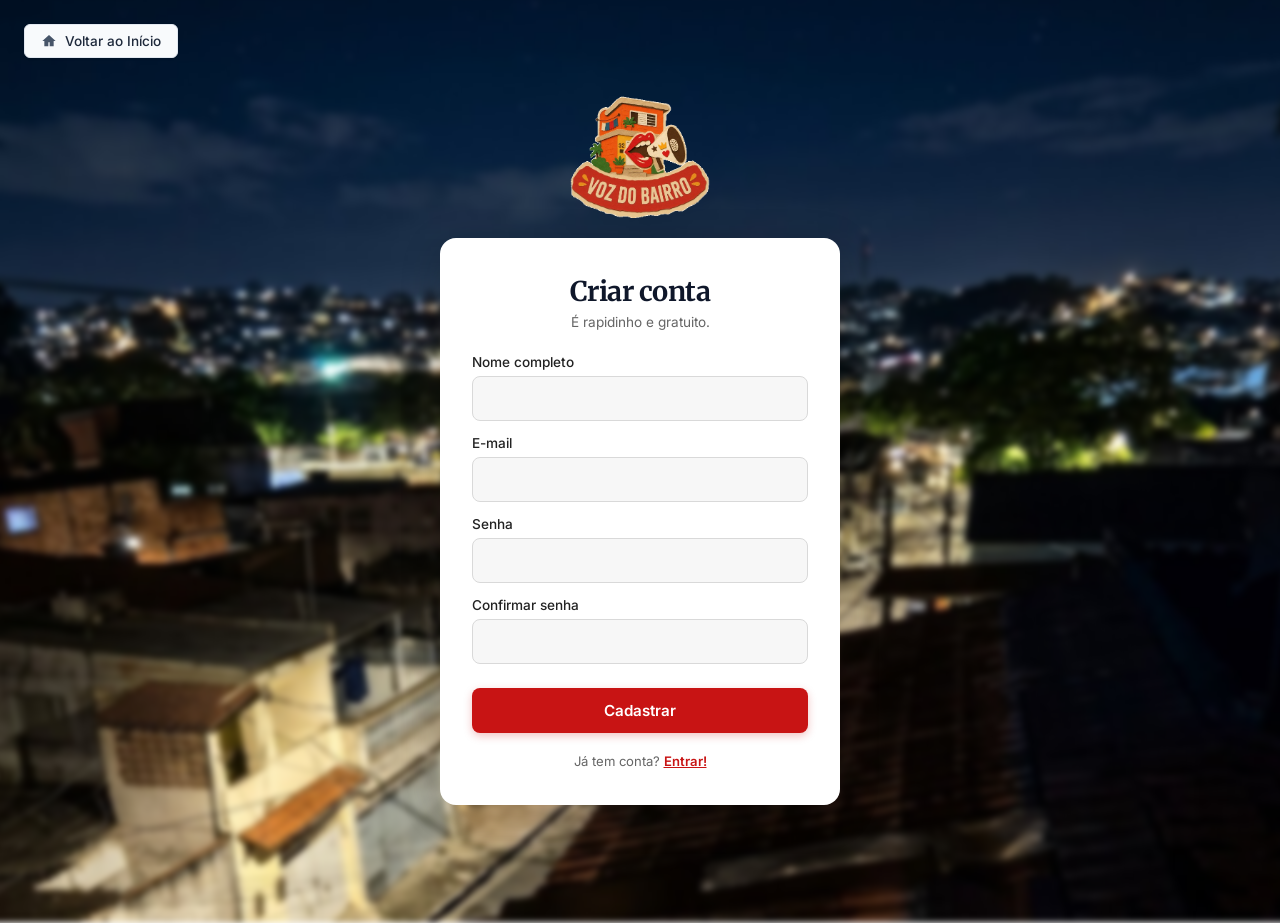
<file: html/Cadastro.html>
<!DOCTYPE html>
<html lang="pt-BR">
<head>
  <meta charset="UTF-8">
  <meta name="viewport" content="width=device-width, initial-scale=1.0">
  <meta name="view-transition" content="same-origin">
  <title>Criar Conta - Voz do Bairro</title>
  <link rel="icon" type="image/x-icon" href="../img/logo.png"/>

  <link rel="preconnect" href="https://fonts.googleapis.com">
  <link rel="preconnect" href="https://fonts.gstatic.com" crossorigin>
  <!-- Adicionada a fonte Merriweather e removida a UnifrakturMaguntia -->
  <link href="https://fonts.googleapis.com/css2?family=Inter:wght@400;500;600&family=Merriweather:wght@700;900&display=swap" rel="stylesheet">
  <link rel="stylesheet" href="../styles/Cadastro.css?v=4">
</head>
<body>
  <!-- Botão de Voltar ao Início -->
  <a href="../index.html" class="btn-voltar" title="Voltar ao início">
    <svg xmlns="http://www.w3.org/2000/svg" width="16" height="16" viewBox="0 0 24 24" fill="currentColor" stroke="none">
      <path d="M12 3L2 12h3v8h6v-6h2v6h6v-8h3L12 3z"/>
    </svg>
    Voltar ao Início
  </a>

  <main class="container">
    <!-- Área da Logo com Animação -->
    <div class="logo-area">
      <img src="../img/logo.png?v=3" alt="Logo Voz do Bairro" class="logo">
    </div>

    <section class="card">
      <h1 class="titulo">Criar conta</h1>
      <p class="subtitulo">É rapidinho e gratuito.</p>

      <form class="formulario" action="#" method="POST">
        <div class="campo">
          <label for="nome">Nome completo</label>
          <input type="text" id="nome" name="nome" required>
        </div>

        <div class="campo">
          <label for="email">E-mail</label>
          <input type="email" id="email" name="email" required>
        </div>

        <div class="campo">
          <label for="senha">Senha</label>
          <input type="password" id="senha" name="senha" required>
        </div>

        <div class="campo">
          <label for="confirmar-senha">Confirmar senha</label>
          <input type="password" id="confirmar-senha" name="confirmar-senha" required>
        </div>

        <button type="submit" class="btn-principal">Cadastrar</button>
      </form>

      <p class="rodape-link">
        Já tem conta? <a href="Login.html">Entrar!</a>
      </p>
    </section>
  </main>
</body>
</html>
</file>
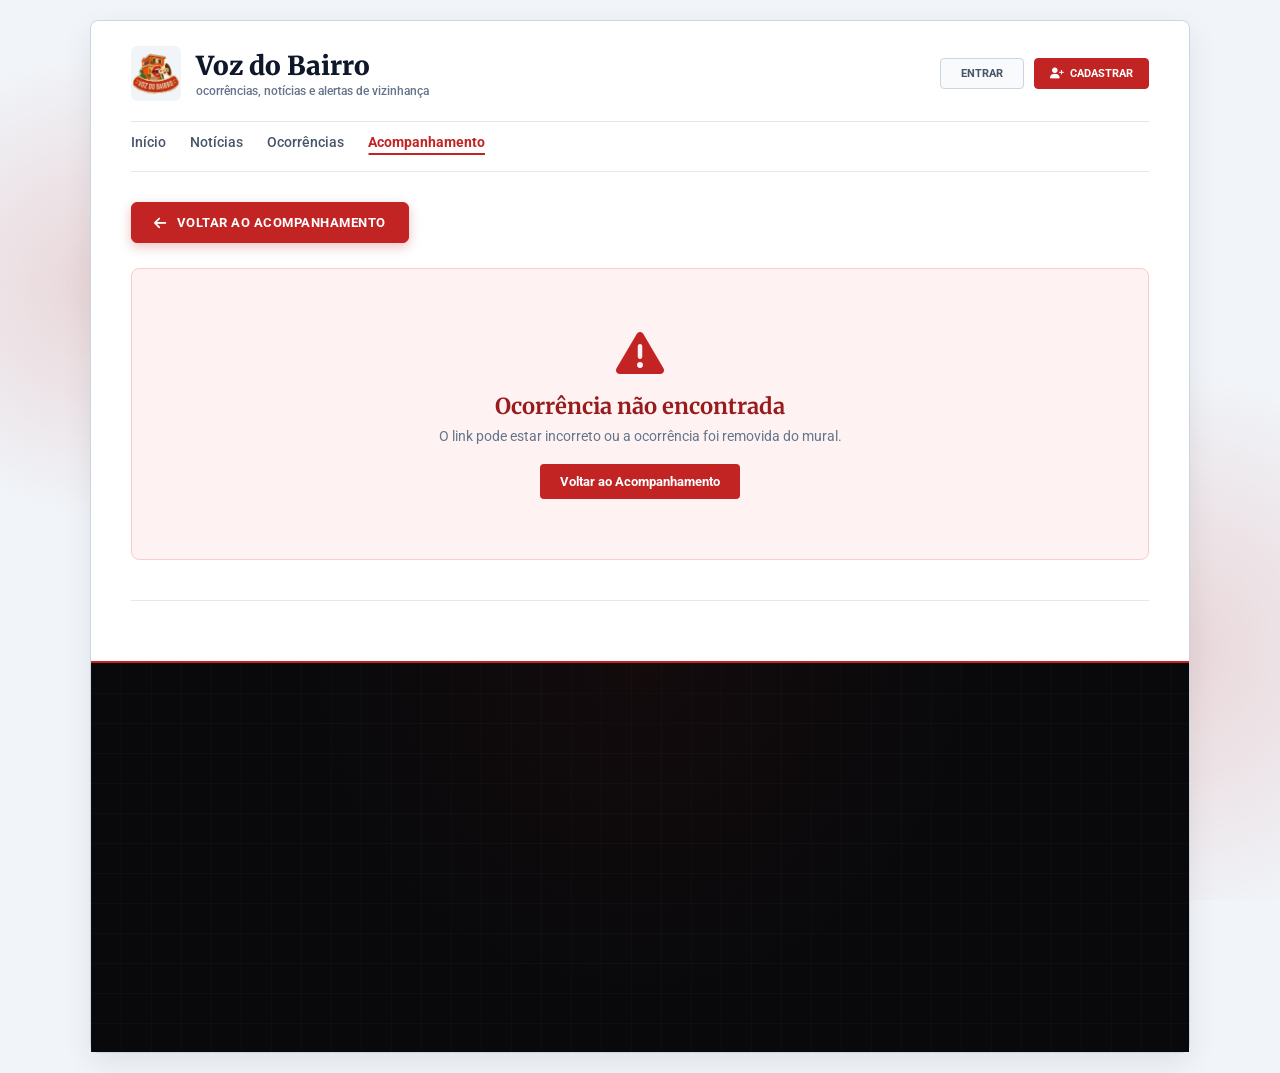
<file: html/detalhe-acompanhamento.html>
<!DOCTYPE html>
<html lang="pt-br">
<head>
    <meta charset="UTF-8">
    <meta name="viewport" content="width=device-width, initial-scale=1.0">
    <title>Voz do Bairro — Detalhe do Acompanhamento</title>

    <link rel="preconnect" href="https://fonts.googleapis.com">
    <link rel="preconnect" href="https://fonts.gstatic.com" crossorigin>
    <link href="https://fonts.googleapis.com/css2?family=Merriweather:wght@400;700;900&family=Roboto:wght@400;500;700&display=swap" rel="stylesheet">

    <link rel="stylesheet" href="https://cdnjs.cloudflare.com/ajax/libs/font-awesome/6.4.0/css/all.min.css">

    <script>document.documentElement.classList.add('js');</script>
    <link rel="stylesheet" href="../styles/DetalheAcompanhamento.css?v=2">
</head>
<body>

    <div class="blobs-decor" aria-hidden="true">
        <div class="blob blob-1"></div>
        <div class="blob blob-2"></div>
        <div class="blob blob-3"></div>
    </div>

    <div class="scroll-progresso" id="scroll-progresso"></div>

    <div class="janela-sistema">

        <!-- ===================== HEADER ===================== -->
        <header class="topo">
            <div class="logo-container">
                <div class="brasao" title="Voz do Bairro">
                    <img src="../img/logo.png" alt="Brasão Voz do Bairro" onerror="this.style.display='none'">
                </div>
                <div class="logo-texto">
                    <h1>Voz do Bairro</h1>
                    <p>ocorrências, notícias e alertas de vizinhança</p>
                </div>
            </div>

            <div class="botoes-topo">
                <a href="../html/login.html" class="btn-entrar">ENTRAR</a>
                <!-- BOTÃO CADASTRAR ATUALIZADO -->
                <a href="../html/nova-ocorrencia.html" class="btn-registrar-topo pulse-btn">
                    <i class="fa-solid fa-user-plus" style="margin-right: 6px;"></i> CADASTRAR
                </a>
            </div>
        </header>

        <div class="linha-preta"></div>

        <!-- ===================== MENU ===================== -->
        <nav class="menu">
            <ul>
                <li><a href="../index.html" class="menu-link"><span class="text-front">Início</span><span class="text-back">Início</span></a></li>
                <li><a href="../html/noticias.html" class="menu-link"><span class="text-front">Notícias</span><span class="text-back">Notícias</span></a></li>
                <li><a href="../html/ocorrencias.html" class="menu-link"><span class="text-front">Ocorrências</span><span class="text-back">Ocorrências</span></a></li>
                <li><a href="../html/acompanhamento.html" class="menu-link active"><span class="text-front">Acompanhamento</span><span class="text-back">Acompanhamento</span></a></li>
            </ul>
        </nav>

        <div class="linha-preta"></div>

        <!-- ===================== CONTEÚDO ===================== -->
        <main class="conteudo-principal" style="margin-top: 30px;">

            <!-- BOTÃO VOLTAR -->
            <a href="./acompanhamento.html" class="btn-voltar">
                <i class="fa-solid fa-arrow-left"></i>
                <span>Voltar ao Acompanhamento</span>
            </a>

            <div id="conteudo-detalhe">
                <p class="carregando">Carregando detalhe...</p>
            </div>

            <div class="linha-preta" style="margin-top: 40px;"></div>

            <!-- ===================== RODAPÉ ===================== -->
            <footer class="rodape-escuro">
                <div class="rodape-conteudo">
                    <div class="rodape-coluna rodape-logo anim-entrada delay-1">
                        <a href="../index.html">
                            <img src="../img/logo.png" alt="Logo Voz do Bairro" onerror="this.style.display='none'">
                        </a>
                        <p>O mural de notícias e ocorrências do seu bairro. Conectando vizinhos, transformando realidades.</p>
                    </div>

                    <div class="rodape-coluna rodape-nav anim-entrada delay-2">
                        <h3>Navegação</h3>
                        <ul>
                            <li><a href="../html/ocorrencias.html">Mural de Ocorrências</a></li>
                            <li><a href="../html/noticias.html">Notícias Locais</a></li>
                            <li><a href="../html/acompanhamento.html">Acompanhamento</a></li>
                            <li><a href="../index.html#sobre">Sobre Nós</a></li>
                        </ul>
                    </div>

                    <div class="rodape-coluna rodape-contato anim-entrada delay-3">
                        <h3>Fale Conosco</h3>
                        <ul>
                            <li class="item-contato">
                                <div class="icone-wrapper">
                                    <svg width="18" height="18" viewBox="0 0 24 24" fill="none" stroke="currentColor" stroke-width="2" stroke-linecap="round" stroke-linejoin="round"><path d="M4 4h16c1.1 0 2 .9 2 2v12c0 1.1-.9 2-2 2H4c-1.1 0-2-.9-2-2V6c0-1.1.9-2 2-2z"></path><polyline points="22,6 12,13 2,6"></polyline></svg>
                                </div>
                                <a href="mailto:contato@vozdobairro.com">contato@vozdobairro.com</a>
                            </li>
                            <li class="item-contato">
                                <div class="icone-wrapper">
                                    <svg width="18" height="18" viewBox="0 0 24 24" fill="none" stroke="currentColor" stroke-width="2" stroke-linecap="round" stroke-linejoin="round"><rect x="2" y="2" width="20" height="20" rx="5" ry="5"></rect><path d="M16 11.37A4 4 0 1 1 12.63 8 4 4 0 0 1 16 11.37z"></path><line x1="17.5" y1="6.5" x2="17.51" y2="6.5"></line></svg>
                                </div>
                                <a href="https://instagram.com" target="_blank">@vozdobairro</a>
                            </li>
                        </ul>
                    </div>
                </div>

                <div class="rodape-base anim-entrada delay-4">
                    <div class="rodape-base-linha"></div>
                    <div class="rodape-base-texto">
                        <p>&copy; 2026 Voz do Bairro. Todos os direitos reservados.</p>
                        <p>Desenvolvido com ❤️ por <strong>Marco Aurélio &amp; Ryan</strong></p>
                    </div>
                </div>
            </footer>
        </main>
    </div>

    <script src="../js/noticias-data.js"></script>
    <script src="../js/DetalheAcompanhamento.js?v=2"></script>
</body>
</html>
</file>
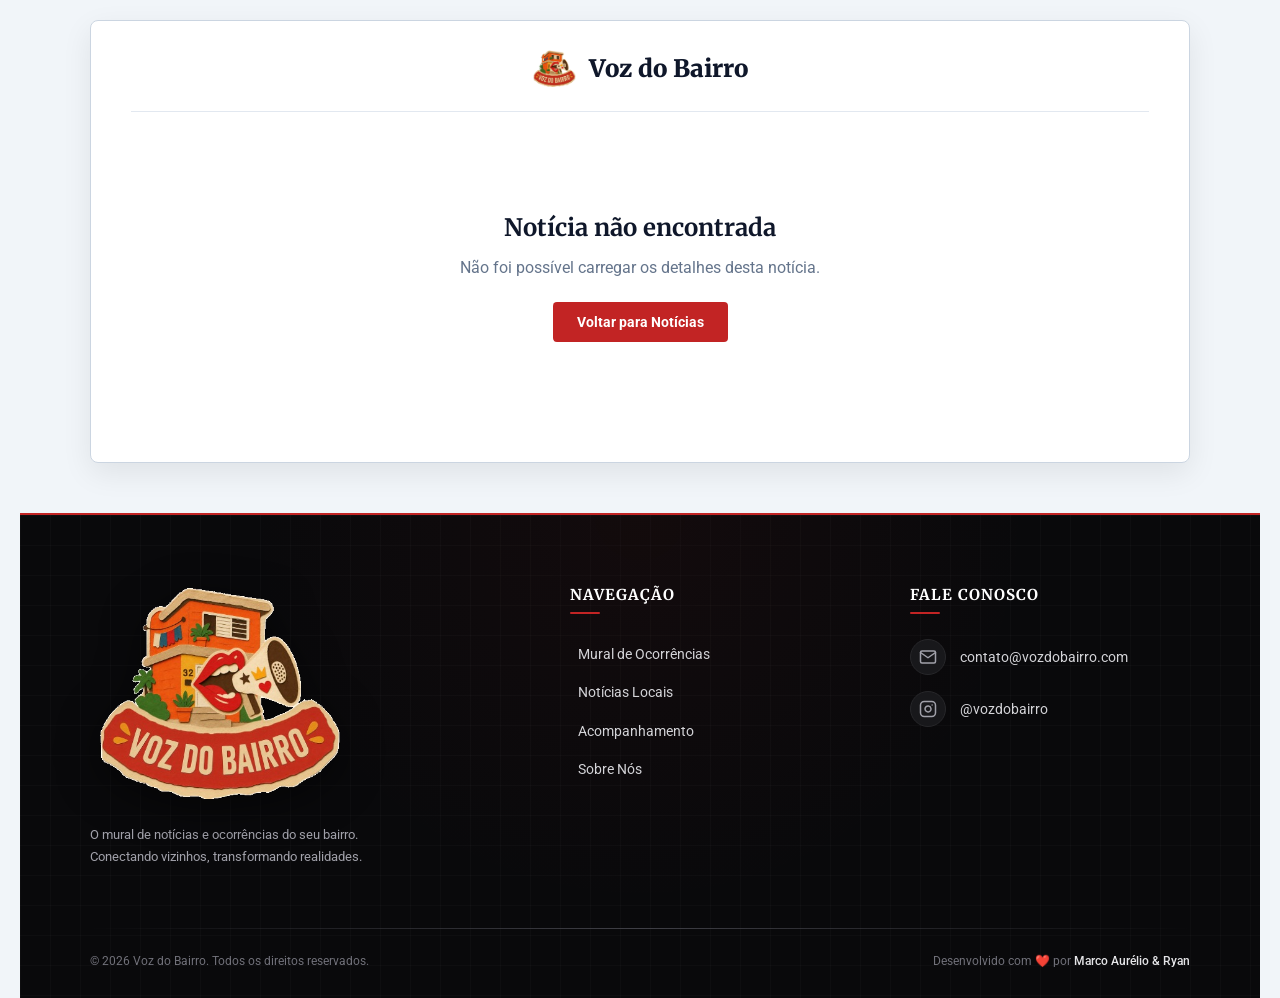
<file: html/detalhes-noticia.html>
<!DOCTYPE html>
<html lang="pt-br">
<head>
    <meta charset="UTF-8">
    <meta name="viewport" content="width=device-width, initial-scale=1.0">
    <title>Detalhes da Notícia — Voz do Bairro</title>

    <link rel="preconnect" href="https://fonts.googleapis.com">
    <link rel="preconnect" href="https://fonts.gstatic.com" crossorigin>
    <link href="https://fonts.googleapis.com/css2?family=Merriweather:wght@400;700;900&family=Roboto:wght@400;500;700&display=swap" rel="stylesheet">

    <link rel="stylesheet" href="https://cdnjs.cloudflare.com/ajax/libs/font-awesome/6.4.0/css/all.min.css">

    <link rel="stylesheet" href="../styles/Detalhes.css?v=9">
</head>
<body>

    <div class="janela-sistema anim-fade-up">

        <!-- Cabeçalho (Sem o botão de voltar) -->
        <header class="topo">
            <div class="logo-central">
                <img src="../img/logo.png" alt="Logo" onerror="this.style.display='none'">
                <h1>Voz do Bairro</h1>
            </div>
        </header>

        <main class="conteudo-detalhe" id="conteudo-detalhe">
            <!-- Injetado via JS -->
        </main>

    </div>

    <!-- ===================== RODAPÉ PREMIUM ===================== -->
    <footer class="rodape-escuro">
        <div class="rodape-conteudo">

            <!-- Coluna 1: Logo -->
            <div class="rodape-coluna rodape-logo">
                <a href="../index.html">
                    <img src="../img/logo.png" alt="Logo Voz do Bairro" onerror="this.src='https://via.placeholder.com/200x200/0f1115/b30000?text=LOGO'">
                </a>
                <p>O mural de notícias e ocorrências do seu bairro. Conectando vizinhos, transformando realidades.</p>
            </div>

            <!-- Coluna 2: Navegação -->
            <div class="rodape-coluna rodape-nav">
                <h3>Navegação</h3>
                <ul>
                    <li><a href="../index.html">Mural de Ocorrências</a></li>
                    <li><a href="./noticias.html">Notícias Locais</a></li>
                    <li><a href="./acompanhamento.html">Acompanhamento</a></li>
                    <li><a href="./sobre.html">Sobre Nós</a></li>
                </ul>
            </div>

            <!-- Coluna 3: Contato -->
            <div class="rodape-coluna rodape-contato">
                <h3>Fale Conosco</h3>
                <ul>
                    <li class="item-contato">
                        <div class="icone-wrapper">
                            <svg width="18" height="18" viewBox="0 0 24 24" fill="none" stroke="currentColor" stroke-width="2" stroke-linecap="round" stroke-linejoin="round"><path d="M4 4h16c1.1 0 2 .9 2 2v12c0 1.1-.9 2-2 2H4c-1.1 0-2-.9-2-2V6c0-1.1.9-2 2-2z"></path><polyline points="22,6 12,13 2,6"></polyline></svg>
                        </div>
                        <a href="mailto:contato@vozdobairro.com">contato@vozdobairro.com</a>
                    </li>
                    <li class="item-contato">
                        <div class="icone-wrapper">
                            <svg width="18" height="18" viewBox="0 0 24 24" fill="none" stroke="currentColor" stroke-width="2" stroke-linecap="round" stroke-linejoin="round"><rect x="2" y="2" width="20" height="20" rx="5" ry="5"></rect><path d="M16 11.37A4 4 0 1 1 12.63 8 4 4 0 0 1 16 11.37z"></path><line x1="17.5" y1="6.5" x2="17.51" y2="6.5"></line></svg>
                        </div>
                        <a href="https://instagram.com" target="_blank">@vozdobairro</a>
                    </li>
                </ul>
            </div>

        </div>

        <div class="rodape-base">
            <div class="rodape-base-linha"></div>
            <div class="rodape-base-texto">
                <p>&copy; 2026 Voz do Bairro. Todos os direitos reservados.</p>
                <p>Desenvolvido com ❤️ por <strong>Marco Aurélio &amp; Ryan</strong></p>
            </div>
        </div>
    </footer>

    <script>
        document.addEventListener('DOMContentLoaded', function() {
            const params = new URLSearchParams(window.location.search);
            const container = document.getElementById('conteudo-detalhe');

            const id = params.get('id');
            let titulo = params.get('titulo');
            let categoria = params.get('categoria');
            let data = params.get('data');
            let descricao = params.get('descricao');
            let img = params.get('img');
            let bairro = params.get('bairro');
            let autor = params.get('autor') || "Redação Voz do Bairro";
            let contato = params.get('contato') || "";

            // ===== STATUS: lê da URL (novo). Fallback: "Publicado" =====
            const statusParam = (params.get('status') || '').toLowerCase();
            const mapaStatus = { 'aberto': 'Em aberto', 'andamento': 'Em andamento', 'concluido': 'Concluída' };
            let status = mapaStatus[statusParam] || "Publicado";

            window._extraInfo = null;

            // Se veio com ID (registro novo do localStorage)
            if (id && !titulo) {
                const ocorrencias = JSON.parse(localStorage.getItem('ocorrenciasVozDoBairro')) || [];
                const registro = ocorrencias.find(o => `reg-${o.id}` === id);

                if (registro) {
                    titulo = registro.titulo;
                    categoria = registro.categoria;
                    data = registro.data;
                    descricao = registro.descricao || registro.observacao || 'Sem descrição detalhada.';
                    autor = registro.nome || "Anônimo";
                    contato = registro.contato || "";
                    status = "Registro de Morador";
                    bairro = registro.endereco || "Não informado";

                    img = "https://images.unsplash.com/photo-1584483766114-2cea6facdf57?q=80&w=1000&auto=format&fit=crop";
                    if (registro.categoria === 'animais') img = "https://images.unsplash.com/photo-1543466835-00a7907e9de1?q=80&w=1000&auto=format&fit=crop";
                    if (registro.categoria === 'obras') img = "https://images.unsplash.com/photo-1504328345606-18bbc8c9d7d1?q=80&w=1000&auto=format&fit=crop";
                    if (registro.categoria === 'seguranca') img = "https://images.unsplash.com/photo-1555636222-cae831e670b3?q=80&w=1000&auto=format&fit=crop";

                    window._extraInfo = {
                        endereco: registro.endereco,
                        nome: registro.nome,
                        contato: registro.contato,
                        animalNome: registro.animalNome,
                        animalEspecie: registro.animalEspecie,
                        animalPorte: registro.animalPorte,
                        animalCor: registro.animalCor
                    };
                }
            }

            if (!titulo) {
                container.innerHTML = `
                    <div class="erro-container">
                        <h2>Notícia não encontrada</h2>
                        <p>Não foi possível carregar os detalhes desta notícia.</p>
                        <a href="./noticias.html" class="btn-voltar-final">Voltar para Notícias</a>
                    </div>
                `;
                return;
            }

            const mapaCategoria = {
                'alertas': 'Alertas', 'seguranca': 'Segurança', 'animais': 'Animais', 'obras': 'Obras', 'geral': 'Geral'
            };
            const nomeCategoria = mapaCategoria[(categoria || '').toLowerCase()] || categoria || 'Geral';
            const currentUrl = encodeURIComponent(window.location.href);
            const catLower = (categoria || '').toLowerCase();

            // Cor de destaque por categoria
            const corCategoria = {
                'alertas': '#f59e0b',
                'seguranca': '#ef4444',
                'animais': '#10b981',
                'obras': '#3b82f6',
                'geral': '#64748b'
            }[catLower] || '#64748b';

            // Ícone por categoria
            const iconeCategoria = {
                'alertas': 'fa-triangle-exclamation',
                'seguranca': 'fa-shield-halved',
                'animais': 'fa-paw',
                'obras': 'fa-hammer',
                'geral': 'fa-newspaper'
            }[catLower] || 'fa-newspaper';

            const imagemFinal = img || "https://images.unsplash.com/photo-1584483766114-2cea6facdf57?q=80&w=1000&auto=format&fit=crop";

            // Ficha técnica extra (quando veio do localStorage)
            let fichaExtraHTML = '';
            const extra = window._extraInfo;
            if (extra) {
                const linhas = [];
                if (extra.endereco) linhas.push(`<li><i class="fa-solid fa-location-dot"></i><span><strong>Endereço:</strong> ${extra.endereco}</span></li>`);
                if (extra.nome) linhas.push(`<li><i class="fa-solid fa-user"></i><span><strong>Registrado por:</strong> ${extra.nome}</span></li>`);
                if (extra.contato) linhas.push(`<li><i class="fa-solid fa-phone"></i><span><strong>Contato:</strong> ${extra.contato}</span></li>`);
                if (extra.animalNome) linhas.push(`<li><i class="fa-solid fa-tag"></i><span><strong>Nome do animal:</strong> ${extra.animalNome}</span></li>`);
                if (extra.animalEspecie) linhas.push(`<li><i class="fa-solid fa-dna"></i><span><strong>Espécie:</strong> ${extra.animalEspecie}</span></li>`);
                if (extra.animalPorte) linhas.push(`<li><i class="fa-solid fa-ruler-vertical"></i><span><strong>Porte:</strong> ${extra.animalPorte}</span></li>`);
                if (extra.animalCor) linhas.push(`<li><i class="fa-solid fa-palette"></i><span><strong>Cor:</strong> ${extra.animalCor}</span></li>`);

                if (linhas.length > 0) {
                    fichaExtraHTML = `
                        <div class="ficha-tecnica anim-fade-up delay-3">
                            <h3><i class="fa-solid fa-circle-info"></i> Informações do registro</h3>
                            <ul>${linhas.join('')}</ul>
                        </div>
                    `;
                }
            }

            // ===== FICHA PRINCIPAL — CONTATO SEMPRE VISÍVEL =====
            const fichaPrincipal = `
                <div class="ficha-principal anim-fade-up delay-2">
                    <div class="ficha-linha">
                        <div class="ficha-icone" style="background:${corCategoria}15;color:${corCategoria}">
                            <i class="fa-solid ${iconeCategoria}"></i>
                        </div>
                        <div class="ficha-conteudo">
                            <span class="ficha-label">Categoria</span>
                            <span class="ficha-valor">${nomeCategoria}</span>
                        </div>
                    </div>
                    <div class="ficha-linha">
                        <div class="ficha-icone" style="background:${corCategoria}15;color:${corCategoria}">
                            <i class="fa-solid fa-location-dot"></i>
                        </div>
                        <div class="ficha-conteudo">
                            <span class="ficha-label">Endereço / Localização</span>
                            <span class="ficha-valor">${bairro || 'Não informado'}</span>
                        </div>
                    </div>
                    <div class="ficha-linha">
                        <div class="ficha-icone" style="background:${corCategoria}15;color:${corCategoria}">
                            <i class="fa-solid fa-user"></i>
                        </div>
                        <div class="ficha-conteudo">
                            <span class="ficha-label">Registrado por</span>
                            <span class="ficha-valor">${autor}</span>
                        </div>
                    </div>

                    <!-- CONTATO SEMPRE APARECE -->
                    <div class="ficha-linha">
                        <div class="ficha-icone" style="background:${corCategoria}15;color:${corCategoria}">
                            <i class="fa-solid fa-phone"></i>
                        </div>
                        <div class="ficha-conteudo">
                            <span class="ficha-label">Contato</span>
                            <span class="ficha-valor">${contato || 'Não informado'}</span>
                        </div>
                    </div>

                    <div class="ficha-linha">
                        <div class="ficha-icone" style="background:${corCategoria}15;color:${corCategoria}">
                            <i class="fa-regular fa-calendar"></i>
                        </div>
                        <div class="ficha-conteudo">
                            <span class="ficha-label">Data</span>
                            <span class="ficha-valor">${data || 'Não informada'}</span>
                        </div>
                    </div>
                </div>
            `;

            let html = `
                <div class="breadcrumb anim-fade-up delay-1">
                    <a href="../index.html">Início</a>
                    <span class="separador"><i class="fa-solid fa-chevron-right"></i></span>
                    <a href="./noticias.html">Notícias</a>
                    <span class="separador"><i class="fa-solid fa-chevron-right"></i></span>
                    <a href="./noticias.html">${nomeCategoria}</a>
                    <span class="separador"><i class="fa-solid fa-chevron-right"></i></span>
                    <span class="atual">${titulo}</span>
                </div>

                <article class="noticia-detalhe anim-fade-up delay-2">

                    <div class="cabecalho-noticia">
                        <span class="tag-categoria" style="background:${corCategoria}">
                            <i class="fa-solid ${iconeCategoria}"></i> ${nomeCategoria}
                        </span>
                        <h1>${titulo}</h1>
                        <div class="meta-info">
                            <span><i class="fa-regular fa-calendar"></i> ${data || 'Data não informada'}</span>
                            <span><i class="fa-regular fa-user"></i> ${autor}</span>
                            <!-- CONTATO TAMBÉM NO TOPO -->
                            <span><i class="fa-solid fa-phone"></i> ${contato || 'Não informado'}</span>
                            ${bairro ? `<span><i class="fa-solid fa-location-dot"></i> ${bairro}</span>` : ''}
                            <span><i class="fa-solid fa-circle-check"></i> ${status}</span>
                        </div>
                    </div>

                    <div class="imagem-destaque">
                        <img src="${imagemFinal}" alt="${titulo}" loading="lazy">
                    </div>

                    ${fichaPrincipal}

                    <div class="corpo-noticia">
                        <h2 class="corpo-titulo"><i class="fa-solid fa-align-left"></i> Descrição detalhada</h2>
                        <p class="lead">${descricao}</p>
                    </div>

                    ${fichaExtraHTML}

                    <div class="acoes-noticia anim-fade-up delay-3">
                        <span class="acoes-label"><i class="fa-solid fa-share-nodes"></i> Compartilhar:</span>
                        <a href="https://wa.me/?text=${encodeURIComponent(titulo + ' - ' + window.location.href)}" target="_blank" rel="noopener" class="btn-acao whatsapp" title="WhatsApp">
                            <i class="fa-brands fa-whatsapp"></i>
                        </a>
                        <a href="https://www.facebook.com/sharer/sharer.php?u=${currentUrl}" target="_blank" rel="noopener" class="btn-acao facebook" title="Facebook">
                            <i class="fa-brands fa-facebook-f"></i>
                        </a>
                        <button type="button" class="btn-acao copiar" id="btn-copiar" title="Copiar link">
                            <i class="fa-solid fa-link"></i>
                        </button>
                    </div>

                    <div class="voltar-final anim-fade-up delay-3">
                        <a href="./noticias.html" class="btn-voltar-final">
                            <i class="fa-solid fa-arrow-left"></i> Voltar para Notícias
                        </a>
                    </div>

                </article>
            `;

            container.innerHTML = html;

            // Botão copiar link
            const btnCopiar = document.getElementById('btn-copiar');
            if (btnCopiar) {
                btnCopiar.addEventListener('click', async () => {
                    try {
                        await navigator.clipboard.writeText(window.location.href);
                        const original = btnCopiar.innerHTML;
                        btnCopiar.innerHTML = '<i class="fa-solid fa-check"></i>';
                        btnCopiar.classList.add('copiado');
                        setTimeout(() => {
                            btnCopiar.innerHTML = original;
                            btnCopiar.classList.remove('copiado');
                        }, 1800);
                    } catch (err) {
                        console.warn('Não foi possível copiar o link:', err);
                    }
                });
            }
        });
    </script>
</body>
</html>
</file>
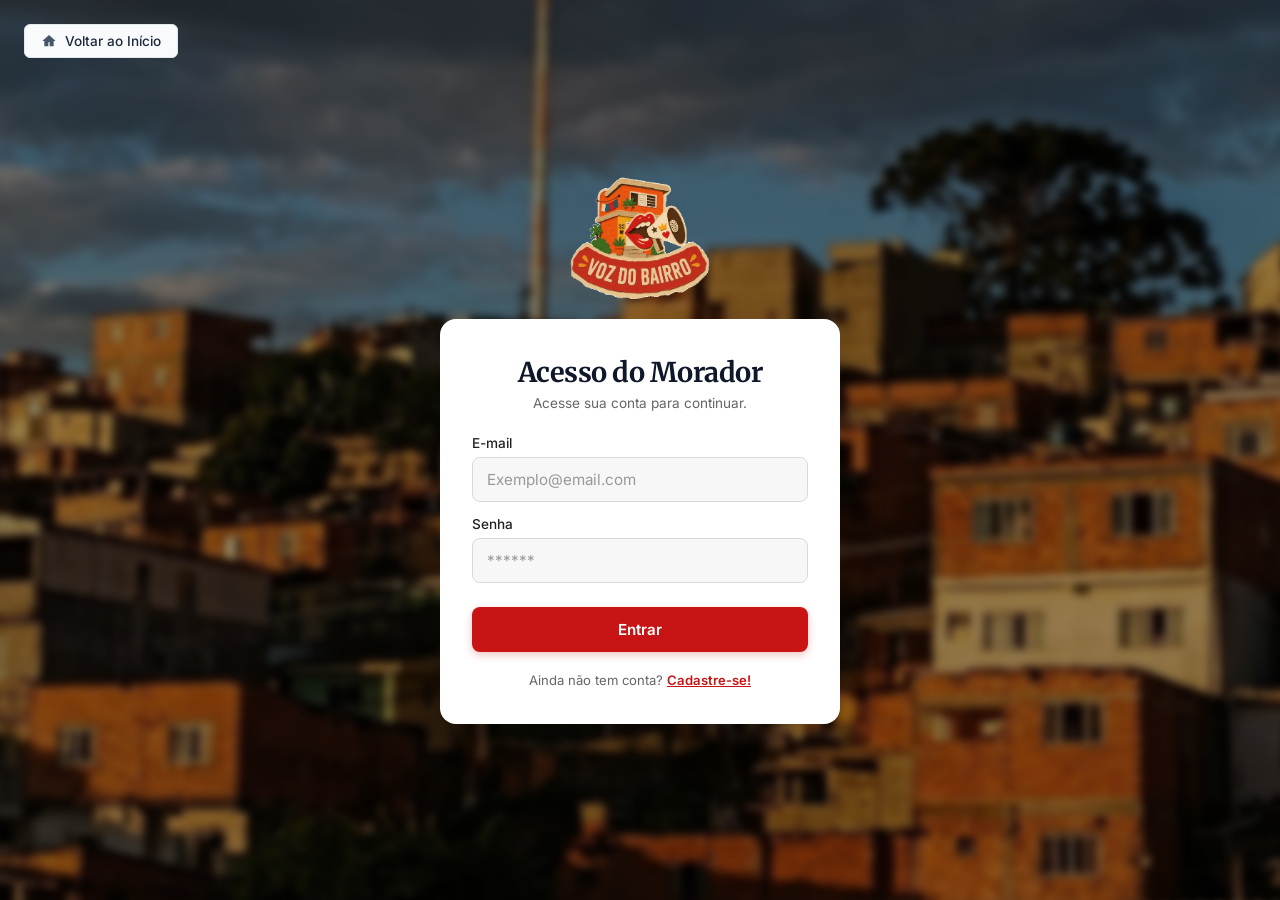
<file: html/Login.html>
<!DOCTYPE html>
<html lang="pt-BR">
<head>
  <meta charset="UTF-8">
  <meta name="viewport" content="width=device-width, initial-scale=1.0">
  <meta name="view-transition" content="same-origin">
  <title>Acesso do Morador - Voz do Bairro</title>
  <link rel="icon" type="image/x-icon" href="../img/logo.png?v=3"/>

  <link rel="preconnect" href="https://fonts.googleapis.com">
  <link rel="preconnect" href="https://fonts.gstatic.com" crossorigin>
  <!-- Adicionada a fonte Merriweather e removida a UnifrakturMaguntia -->
  <link href="https://fonts.googleapis.com/css2?family=Inter:wght@400;500;600&family=Merriweather:wght@700;900&display=swap" rel="stylesheet">
  <link rel="stylesheet" href="../styles/Login.css?v=7">
</head>
<body>
  <!-- Botão de Voltar ao Início -->
  <a href="../index.html" class="btn-voltar" title="Voltar ao início">
    <svg xmlns="http://www.w3.org/2000/svg" width="16" height="16" viewBox="0 0 24 24" fill="currentColor" stroke="none">
      <path d="M12 3L2 12h3v8h6v-6h2v6h6v-8h3L12 3z"/>
    </svg>
    Voltar ao Início
  </a>

  <main class="container">
    <div class="logo-area">
      <img src="../img/logo.png?v=3" alt="Logo Voz do Bairro" class="logo">
    </div>

    <section class="card">
      <h1 class="titulo">Acesso do Morador</h1>
      <p class="subtitulo">Acesse sua conta para continuar.</p>

      <form class="formulario" action="#" method="POST">
        <div class="campo">
          <label for="email">E-mail</label>
          <input type="email" id="email" name="email" placeholder="Exemplo@email.com" required>
        </div>

        <div class="campo">
          <label for="senha">Senha</label>
          <input type="password" id="senha" name="senha" placeholder="******" required>
        </div>

        <button type="submit" class="btn-principal">Entrar</button>
      </form>

      <p class="rodape-link">
        Ainda não tem conta? <a href="./cadastro.html">Cadastre-se!</a>
      </p>
    </section>
  </main>
</body>
</html>
</file>
<file: styles/Cadastro.css>
* {
  margin: 0;
  padding: 0;
  box-sizing: border-box;
  font-family: 'Inter', sans-serif;
}

body {
  position: relative;
  display: flex;
  justify-content: center;
  align-items: center;
  min-height: 100vh;
  padding: 20px;
  margin: 0;
  overflow: hidden;
}

/* FUNDO ORIGINAL RESTAURADO */
body::before {
  content: "";
  position: absolute;
  top: 0;
  left: 0;
  width: 100%;
  height: 100%;
  background-image: url(../img/img10.jpeg);
  background-repeat: no-repeat;
  background-position: center top;
  background-size: cover;
  filter: blur(3px);
  transform: scale(1.05);
  z-index: -1;
}

.container {
  width: 100%;
  max-width: 400px;
  display: flex;
  flex-direction: column;
  align-items: center;
  z-index: 1;
}

/* Área da Logo */
.logo-area {
  margin-bottom: 20px;
}

/* Animação de flutuar da logo */
@keyframes flutuarLogo {
  0%, 100% { 
    transform: translateY(0px); 
    filter: drop-shadow(0 4px 10px rgba(0,0,0,0.3));
  }
  50% { 
    transform: translateY(-12px); 
    filter: drop-shadow(0 15px 20px rgba(0,0,0,0.5)); 
  }
}

.logo {
  width: 150px;
  height: auto;
  display: block;
  animation: flutuarLogo 4s ease-in-out infinite;
}

/* Animação de entrada do Card */
@keyframes subirCard {
  from {
    opacity: 0;
    transform: translateY(30px);
  }
  to {
    opacity: 1;
    transform: translateY(0);
  }
}

.card {
  width: 100%;
  background-color: #ffffff;
  padding: 36px 32px;
  border-radius: 16px;
  box-shadow: 0 10px 40px rgba(0, 0, 0, 0.2);
  text-align: center;
  animation: subirCard 0.8s cubic-bezier(0.16, 1, 0.3, 1) forwards;
}

/* =========================================
   TÍTULO ATUALIZADO (Merriweather)
   ========================================= */
.titulo {
  font-family: 'Merriweather', serif;
  font-size: 1.7rem;
  color: #0f172a;
  font-weight: 700;
  margin-bottom: 6px;
  letter-spacing: -0.5px;
}

.subtitulo {
  font-size: 0.85rem;
  color: #666666;
  margin-bottom: 24px;
}

.formulario {
  display: flex;
  flex-direction: column;
  gap: 14px;
  text-align: left;
}

.campo {
  display: flex;
  flex-direction: column;
  gap: 6px;
}

.campo label {
  font-size: 0.85rem;
  color: #222222;
  font-weight: 500;
}

.campo input {
  width: 100%;
  padding: 12px 14px;
  background-color: #f7f7f7;
  border: 1px solid #d9d9d9;
  border-radius: 8px;
  font-size: 0.95rem;
  outline: none;
  transition: all 0.2s ease;
}

.campo input::placeholder {
  color: #999999;
}

.campo input:focus {
  border-color: #c81414;
  background-color: #ffffff;
  box-shadow: 0 0 0 3px rgba(200, 20, 20, 0.1);
}

.btn-principal {
  margin-top: 10px;
  width: 100%;
  padding: 13px;
  background-color: #c81414;
  color: #ffffff;
  border: none;
  border-radius: 8px;
  font-size: 0.95rem;
  font-weight: 600;
  cursor: pointer;
  box-shadow: 0 3px 8px rgba(200, 20, 20, 0.25);
  transition: all 0.3s ease;
  position: relative;
  overflow: hidden;
}

.btn-principal::after {
  content: '';
  position: absolute;
  top: 0;
  left: -100%;
  width: 50%;
  height: 100%;
  background: linear-gradient(90deg, transparent, rgba(255,255,255,0.2), transparent);
  transition: left 0.5s ease;
}

.btn-principal:hover {
  background-color: #a81010;
  transform: translateY(-2px);
  box-shadow: 0 6px 15px rgba(200, 20, 20, 0.4);
}

.btn-principal:hover::after {
  left: 100%;
}

.rodape-link {
  margin-top: 20px;
  font-size: 0.82rem;
  color: #666666;
}

.rodape-link a {
  color: #c81414;
  font-weight: 600;
  text-decoration: underline;
  transition: color 0.2s;
}

.rodape-link a:hover {
  color: #a81010;
}

/* =========================================
   BOTÃO VOLTAR AO INÍCIO
   ========================================= */
.btn-voltar {
  position: absolute;
  top: 24px;
  left: 24px;
  display: flex;
  align-items: center;
  gap: 8px;
  padding: 8px 16px;
  background-color: #f8fafc;
  color: #1e293b;
  text-decoration: none;
  font-size: 0.85rem;
  font-weight: 500;
  border: 1px solid #e2e8f0;
  border-radius: 6px;
  box-shadow: 0 1px 3px rgba(0, 0, 0, 0.05);
  transition: all 0.2s ease;
  z-index: 10;
}

.btn-voltar svg {
  color: #475569;
  transition: color 0.2s ease;
}

.btn-voltar:hover {
  background-color: #ffffff;
  color: #c81414;
  border-color: #cbd5e1;
  transform: translateY(-2px);
  box-shadow: 0 4px 10px rgba(0, 0, 0, 0.08);
}

.btn-voltar:hover svg {
  color: #c81414;
}
</file>
<file: styles/DetalheAcompanhamento.css>
/* =========================================================
   RESET E VARIÁVEIS
   ========================================================= */
*, *::before, *::after { margin: 0; padding: 0; box-sizing: border-box; }

:root {
    color-scheme: only light;
    --cor-primaria: #c22424;
    --cor-primaria-escura: #9e1b1b;
    --cor-texto: #334155;
    --cor-borda: #e2e8f0;
    --ease-out-expo: cubic-bezier(0.16, 1, 0.3, 1);
    --ease-out-back: cubic-bezier(0.34, 1.56, 0.64, 1);
    --dur-media: 0.45s;
}

html, body { overflow-x: hidden; width: 100%; }
html { scroll-behavior: smooth; }

body {
    background-color: #f1f5f9;
    font-family: 'Roboto', sans-serif;
    display: flex; justify-content: center; align-items: flex-start;
    min-height: 100vh; padding: 20px;
    color: var(--cor-texto);
    -webkit-font-smoothing: antialiased;
}

/* ===================== ANIMAÇÕES ===================== */
@keyframes pulseButton {
    0%, 100% { box-shadow: 0 0 0 0 rgba(194,36,36,0.4); }
    50%      { box-shadow: 0 0 0 10px rgba(194,36,36,0); }
}
@keyframes driftBlob {
    0%, 100% { transform: translate(0, 0) scale(1); }
    25%      { transform: translate(80px, -100px) scale(1.15); }
    50%      { transform: translate(-60px, 70px) scale(0.9); }
    75%      { transform: translate(100px, 50px) scale(1.08); }
}
@keyframes entradaBrasao {
    0%   { opacity: 0; transform: scale(0.4) rotate(-25deg); }
    70%  { opacity: 1; transform: scale(1.1) rotate(5deg); }
    100% { opacity: 1; transform: scale(1) rotate(0deg); }
}
@keyframes floatLogo {
    0%, 100% { transform: translateY(0) rotate(0deg); }
    50%      { transform: translateY(-5px) rotate(3deg); }
}

.js .anim-entrada {
    opacity: 0;
    transition:
        opacity   var(--dur-media) var(--ease-out-expo),
        translate var(--dur-media) var(--ease-out-expo);
    translate: 0 30px;
}
.js .anim-entrada.anim-visivel { opacity: 1; translate: 0 0; }
.delay-1 { transition-delay: 0.1s; }
.delay-2 { transition-delay: 0.2s; }
.delay-3 { transition-delay: 0.3s; }
.delay-4 { transition-delay: 0.4s; }

/* ===================== BLOBS ===================== */
.blobs-decor {
    position: fixed; inset: 0;
    pointer-events: none; z-index: 0; overflow: hidden;
}
.blob {
    position: absolute; border-radius: 50%;
    background: radial-gradient(circle, rgba(194,36,36,0.15) 0%, rgba(194,36,36,0) 70%);
    animation: driftBlob 22s ease-in-out infinite;
}
.blob-1 { width: 480px; height: 480px; top: 5%;  left: -140px; animation-duration: 25s; }
.blob-2 { width: 580px; height: 580px; top: 40%; right: -180px; animation-duration: 30s; animation-delay: -5s; }
.blob-3 { width: 420px; height: 420px; bottom: 10%; left: 25%; animation-duration: 22s; animation-delay: -10s; }

/* ===================== SCROLL PROGRESS ===================== */
.scroll-progresso {
    position: fixed; top: 0; left: 0; right: 0;
    height: 3px;
    background: linear-gradient(90deg, var(--cor-primaria), #ef4444, var(--cor-primaria));
    transform: scaleX(0); transform-origin: left center;
    z-index: 9999; pointer-events: none;
    box-shadow: 0 0 10px rgba(194,36,36,0.5);
}

/* ===================== JANELA ===================== */
.janela-sistema {
    background-color: #ffffff;
    width: 100%; max-width: 1100px;
    border: 1px solid #cbd5e1;
    border-radius: 8px;
    box-shadow: 0 10px 30px rgba(0,0,0,0.08);
    padding: 0 40px 40px;
    position: relative; z-index: 1;
}

/* ===================== HEADER ===================== */
.topo {
    display: flex; justify-content: space-between; align-items: center;
    padding: 25px 0 20px;
}
.logo-container { display: flex; align-items: center; gap: 15px; }

.brasao {
    width: 50px; height: 55px;
    background-color: #f1f5f9; border-radius: 6px;
    display: flex; justify-content: center; align-items: center;
    overflow: hidden; cursor: pointer;
    animation:
        entradaBrasao 0.9s var(--ease-out-back) forwards,
        floatLogo 3.5s ease-in-out 0.9s infinite;
    transition: transform 0.35s var(--ease-out-back), box-shadow 0.35s ease;
}
.brasao:hover {
    animation-play-state: paused;
    transform: rotate(-8deg) scale(1.18) !important;
    box-shadow: 0 8px 18px rgba(194, 36, 36, 0.25);
}
.brasao img { width: 100%; height: 100%; object-fit: contain; }

.logo-texto h1 {
    font-family: 'Merriweather', serif;
    font-size: 26px; font-weight: 900; color: #0f172a;
    margin-bottom: 2px;
}
.logo-texto p { font-size: 12px; color: #64748b; font-weight: 500; }
.botoes-topo { display: flex; gap: 10px; align-items: center; }

.btn-entrar, .btn-registrar-topo {
    transition:
        background-color 0.25s ease,
        color            0.25s ease,
        border-color     0.25s ease,
        transform        0.25s var(--ease-out-back),
        box-shadow       0.25s ease;
}
.btn-entrar {
    background-color: #f8fafc; color: #475569;
    text-decoration: none;
    font-size: 11px; font-weight: 700;
    padding: 8px 20px;
    border: 1px solid #cbd5e1; border-radius: 4px;
}
.btn-entrar:hover {
    background-color: #334155; color: #fff; border-color: #334155;
    transform: translateY(-2px);
    box-shadow: 0 6px 14px rgba(0,0,0,0.1);
}
.btn-registrar-topo {
    display: flex; align-items: center;
    background-color: var(--cor-primaria); color: #fff;
    text-decoration: none;
    font-size: 11px; font-weight: 700;
    padding: 8px 15px;
    border: 1px solid var(--cor-primaria); border-radius: 4px;
    position: relative; overflow: hidden;
}
.btn-registrar-topo:hover {
    background-color: var(--cor-primaria-escura);
    transform: translateY(-2px) scale(1.02);
    box-shadow: 0 6px 14px rgba(194,36,36,0.3);
}
.pulse-btn { animation: pulseButton 2.5s infinite; }

.linha-preta { height: 1px; background-color: #e2e8f0; width: 100%; }

/* ===================== MENU ===================== */
.menu { padding: 12px 0; }
.menu ul { list-style: none; display: flex; gap: 24px; flex-wrap: wrap; }
.menu li { display: inline-block; }
.menu a.menu-link {
    position: relative; display: inline-block; overflow: hidden;
    height: 21px; text-decoration: none;
    font-size: 14px; font-weight: 500; color: #475569;
    transition: color 0.3s ease;
}
.menu a.menu-link .text-front {
    display: block;
    transition: transform var(--dur-media) var(--ease-out-back);
}
.menu a.menu-link .text-back {
    position: absolute; top: 100%; left: 0; display: block;
    color: var(--cor-primaria); font-weight: 700;
    transition: transform var(--dur-media) var(--ease-out-back);
}
.menu a.menu-link:hover .text-front,
.menu a.menu-link:hover .text-back { transform: translateY(-100%); }
.menu a.menu-link.active { color: var(--cor-primaria); font-weight: 700; }
.menu a.menu-link::after {
    content: ''; position: absolute;
    bottom: 0; left: 50%; width: 0; height: 2px;
    background-color: var(--cor-primaria);
    transform: translateX(-50%);
    transition: width var(--dur-media) var(--ease-out-expo);
}
.menu a.menu-link:hover::after,
.menu a.menu-link.active::after { width: 100%; }

/* ===================== BOTÃO VOLTAR ===================== */
.btn-voltar {
    display: inline-flex;
    align-items: center;
    gap: 10px;
    text-decoration: none;
    background: var(--cor-primaria);
    color: #ffffff;
    font-size: 13px;
    font-weight: 700;
    letter-spacing: 0.5px;
    text-transform: uppercase;
    padding: 12px 22px;
    border: 1px solid var(--cor-primaria);
    border-radius: 6px;
    margin-bottom: 25px;
    box-shadow: 0 4px 12px rgba(194, 36, 36, 0.28);
    transition: all 0.3s var(--ease-out-back);
    position: relative;
    overflow: hidden;
    isolation: isolate;
}
.btn-voltar i {
    font-size: 14px;
    transition: transform 0.35s var(--ease-out-back);
}
.btn-voltar span {
    position: relative;
    z-index: 2;
}
.btn-voltar::after {
    content: '';
    position: absolute;
    top: 0;
    left: -120%;
    width: 60%;
    height: 100%;
    background: linear-gradient(120deg, transparent, rgba(255, 255, 255, 0.35), transparent);
    transition: left 0.6s ease;
    z-index: 1;
    pointer-events: none;
}
.btn-voltar:hover {
    background: var(--cor-primaria-escura);
    border-color: var(--cor-primaria-escura);
    transform: translateX(-5px) translateY(-1px);
    box-shadow: 0 10px 24px rgba(194, 36, 36, 0.38);
}
.btn-voltar:hover i {
    transform: translateX(-5px);
}
.btn-voltar:hover::after {
    left: 140%;
}
.btn-voltar:active {
    transform: translateX(-2px) translateY(0) scale(0.98);
}

/* ===================== DETALHE ===================== */
.carregando {
    color: #94a3b8; font-style: italic;
    text-align: center; padding: 60px 20px;
    font-size: 15px;
}

.detalhe-wrapper {
    display: grid;
    grid-template-columns: 1fr;
    background: #fff;
    border: 1px solid var(--cor-borda);
    border-radius: 12px;
    overflow: hidden;
    box-shadow: 0 8px 24px rgba(0,0,0,0.06);
    animation: fadeDetalhe 0.6s var(--ease-out-expo) both;
}
@keyframes fadeDetalhe {
    from { opacity: 0; transform: translateY(20px); }
    to   { opacity: 1; transform: translateY(0); }
}

.detalhe-foto {
    width: 100%;
    height: 400px;
    overflow: hidden;
    background: #e2e8f0;
    position: relative;
}
.detalhe-foto img {
    width: 100%; height: 100%;
    object-fit: cover;
    display: block;
    transition: transform 0.8s var(--ease-out-expo);
}
.detalhe-wrapper:hover .detalhe-foto img { transform: scale(1.03); }

.detalhe-badge-status {
    position: absolute;
    top: 16px; right: 16px;
    padding: 6px 14px;
    font-size: 12px; font-weight: 700;
    text-transform: uppercase; letter-spacing: 0.5px;
    border-radius: 4px;
    box-shadow: 0 2px 8px rgba(0,0,0,0.15);
}
.status-aberto    { color: #fff; background: var(--cor-primaria); }
.status-andamento { color: #fff; background: #f59e0b; }
.status-concluido { color: #fff; background: #10b981; }

.detalhe-corpo {
    padding: 30px 35px 35px;
}

.detalhe-meta {
    display: flex; flex-wrap: wrap;
    gap: 8px 16px;
    align-items: center;
    margin-bottom: 18px;
    font-size: 12px; color: #64748b;
    font-weight: 600;
    text-transform: uppercase; letter-spacing: 0.5px;
}
.detalhe-meta .badge-categoria {
    background: #fef2f2;
    color: var(--cor-primaria);
    padding: 4px 10px;
    border-radius: 4px;
    font-weight: 700;
}
.detalhe-meta .meta-item {
    display: inline-flex; align-items: center; gap: 6px;
    text-transform: none; letter-spacing: 0;
    font-size: 13px; font-weight: 500;
    color: #475569;
}
.detalhe-meta .meta-item i { color: var(--cor-primaria); }

.detalhe-titulo {
    font-family: 'Merriweather', serif;
    font-size: 30px; font-weight: 900;
    color: #0f172a;
    line-height: 1.25;
    margin-bottom: 20px;
}

.detalhe-descricao {
    font-size: 16px;
    line-height: 1.75;
    color: #334155;
    margin-bottom: 30px;
    padding-bottom: 30px;
    border-bottom: 1px dashed #e2e8f0;
}

.detalhe-info-grid {
    display: grid;
    grid-template-columns: repeat(auto-fit, minmax(200px, 1fr));
    gap: 20px;
    margin-bottom: 30px;
}
.info-bloco {
    background: #f8fafc;
    border: 1px solid #e2e8f0;
    border-radius: 8px;
    padding: 16px 18px;
    transition: transform 0.25s var(--ease-out-back), box-shadow 0.25s ease;
}
.info-bloco:hover {
    transform: translateY(-3px);
    box-shadow: 0 6px 16px rgba(0,0,0,0.06);
}
.info-bloco .info-label {
    font-size: 11px; font-weight: 700;
    text-transform: uppercase; letter-spacing: 0.6px;
    color: #64748b;
    margin-bottom: 6px;
    display: flex; align-items: center; gap: 6px;
}
.info-bloco .info-label i { color: var(--cor-primaria); font-size: 12px; }
.info-bloco .info-valor {
    font-size: 15px; font-weight: 600;
    color: #0f172a;
    word-break: break-word;
}

.detalhe-acoes {
    display: flex; flex-wrap: wrap; gap: 10px;
    border-top: 1px dashed #e2e8f0;
    padding-top: 25px;
}
.btn-compartilhar {
    display: inline-flex; align-items: center; gap: 8px;
    padding: 10px 18px;
    font-size: 13px; font-weight: 700;
    text-decoration: none;
    border-radius: 6px;
    border: none; cursor: pointer;
    transition: transform 0.2s var(--ease-out-back), box-shadow 0.2s ease;
    color: #fff;
}
.btn-compartilhar:hover {
    transform: translateY(-2px);
    box-shadow: 0 6px 16px rgba(0,0,0,0.15);
}
.btn-compartilhar.whatsapp { background: #25d366; }
.btn-compartilhar.facebook { background: #1877f2; }
.btn-compartilhar.copiar   { background: #64748b; }

.erro-box {
    text-align: center;
    padding: 60px 20px;
    background: #fef2f2;
    border: 1px solid #fecaca;
    border-radius: 8px;
}
.erro-box i {
    font-size: 48px; color: var(--cor-primaria);
    margin-bottom: 15px;
}
.erro-box h2 {
    font-family: 'Merriweather', serif;
    font-size: 22px; color: #991b1b;
    margin-bottom: 8px;
}
.erro-box p { color: #64748b; font-size: 14px; margin-bottom: 20px; }
.erro-box a {
    display: inline-block;
    background: var(--cor-primaria); color: #fff;
    text-decoration: none;
    padding: 10px 20px; border-radius: 4px;
    font-weight: 700; font-size: 13px;
    transition: transform 0.2s;
}
.erro-box a:hover { transform: translateY(-2px); }

/* ===================== LINK DE CONTATO ===================== */
.contato-link {
    display: inline-flex;
    align-items: center;
    gap: 6px;
    text-decoration: none;
    font-weight: 600;
    transition: color 0.2s ease, transform 0.2s ease;
}
.contato-link i { font-size: 0.9em; opacity: 0.9; }

.contato-link.contato-email {
    color: #2563eb;
}
.contato-link.contato-email:hover {
    color: #1e40af;
    text-decoration: underline;
}

.contato-link.contato-telefone {
    color: #16a34a;
}
.contato-link.contato-telefone:hover {
    color: #15803d;
    text-decoration: underline;
}

/* Borda + ícone colorido no bloco de contato conforme o tipo */
.info-bloco-contato { position: relative; }
.info-bloco-contato .info-label i { transition: color 0.2s; }
.info-bloco-contato:has(.contato-email) .info-label i { color: #2563eb; }
.info-bloco-contato:has(.contato-telefone) .info-label i { color: #16a34a; }

/* ===================== RODAPÉ ===================== */
.rodape-escuro {
    background-color: #09090b;
    background-image:
        radial-gradient(circle at 50% 0%, rgba(194, 36, 36, 0.05) 0%, transparent 50%),
        linear-gradient(rgba(255, 255, 255, 0.02) 1px, transparent 1px),
        linear-gradient(90deg, rgba(255, 255, 255, 0.02) 1px, transparent 1px);
    background-size: 100% 100%, 30px 30px, 30px 30px;
    margin: 60px -40px -40px -40px;
    padding: 70px 40px 30px 40px;
    border-top: 2px solid #c22424;
    position: relative; z-index: 10;
}
.rodape-conteudo {
    display: grid; grid-template-columns: 1.5fr 1fr 1fr;
    gap: 60px; max-width: 1100px; margin: 0 auto;
}
.rodape-coluna { display: flex; flex-direction: column; }

.rodape-logo a {
    display: block;
    position: relative;
    height: 120px;
    width: 260px;
    margin-bottom: 25px;
}
.rodape-logo img {
    width: 100%; height: auto;
    display: block;
    position: absolute;
    top: 0; left: 0;
    filter: drop-shadow(0 10px 20px rgba(0, 0, 0, 0.5));
}
.rodape-logo p { font-size: 13px; color: #a1a1aa; line-height: 1.7; max-width: 300px; }
.rodape-coluna h3 {
    font-family: 'Merriweather', serif;
    font-size: 15px; color: #ffffff; font-weight: 700;
    margin-bottom: 25px; letter-spacing: 1px;
    text-transform: uppercase;
    position: relative; padding-bottom: 10px;
}
.rodape-coluna h3::after {
    content: ''; position: absolute; bottom: 0; left: 0;
    width: 30px; height: 2px; background-color: #c22424;
    border-radius: 2px;
}
.rodape-nav ul, .rodape-contato ul {
    list-style: none; display: flex; flex-direction: column; gap: 16px;
}
.rodape-nav a {
    font-size: 14px; color: #d4d4d8; text-decoration: none;
    display: inline-flex; align-items: center; gap: 8px;
    transition: color 0.3s ease, transform 0.3s ease;
}
.rodape-nav a:hover { color: #ffffff; transform: translateX(4px); }

.rodape-contato li.item-contato {
    display: flex; align-items: center; gap: 14px; font-size: 14px;
}
.icone-wrapper {
    display: flex; align-items: center; justify-content: center;
    width: 36px; height: 36px; border-radius: 50%;
    background-color: #18181b; border: 1px solid #27272a;
    transition: all 0.3s var(--ease-out-back);
}
.rodape-contato svg { color: #a1a1aa; transition: color 0.3s ease; }
.rodape-contato li.item-contato:hover .icone-wrapper {
    background-color: #c22424; border-color: #c22424;
    transform: translateY(-3px);
}
.rodape-contato li.item-contato:hover svg { color: #ffffff; }
.rodape-contato a { color: #d4d4d8; text-decoration: none; transition: color 0.3s ease; }
.rodape-contato a:hover { color: #ffffff; }

.rodape-base { max-width: 1100px; margin: 60px auto 0 auto; }
.rodape-base-linha {
    width: 100%; height: 1px;
    background: linear-gradient(90deg, transparent, #3f3f46, transparent);
    margin-bottom: 25px;
}
.rodape-base-texto {
    display: flex; justify-content: space-between; align-items: center;
    font-size: 12px; color: #71717a;
}
.rodape-base-texto strong { color: #e4e4e7; font-weight: 500; }

/* ===================== RESPONSIVIDADE ===================== */
@media (max-width: 850px) {
    .topo { flex-direction: column; gap: 20px; }
    .menu ul { justify-content: center; }
    .detalhe-foto { height: 260px; }
    .detalhe-corpo { padding: 24px 20px 28px; }
    .detalhe-titulo { font-size: 22px; }
    .detalhe-descricao { font-size: 14px; }
    .rodape-escuro { margin: 40px -40px -40px -40px; padding: 50px 40px 20px 40px; }
    .rodape-conteudo { grid-template-columns: 1fr; gap: 40px; text-align: center; }
    .rodape-coluna { align-items: center; }
    .rodape-logo a { margin: 0 auto 25px auto; }
    .rodape-coluna h3::after { left: 50%; transform: translateX(-50%); }
    .rodape-base-texto { flex-direction: column; gap: 10px; text-align: center; }
    .rodape-contato li.item-contato { justify-content: center; }
}
@media (max-width: 520px) {
    .janela-sistema { padding: 0 20px 24px; }
    .rodape-escuro { margin: 40px -20px -24px -20px; padding: 40px 20px 20px 20px; }
    .detalhe-foto { height: 200px; }
    .detalhe-titulo { font-size: 20px; }
    .detalhe-meta { font-size: 11px; }
    .btn-voltar { font-size: 12px; padding: 10px 16px; }
}
</file>
<file: styles/Detalhes.css>
/* =========================================
   RESET E BASE
   ========================================= */
* { margin: 0; padding: 0; box-sizing: border-box; }

:root {
    --cor-primaria: #c22424;
    --cor-primaria-escura: #9e1b1b;
    --cor-texto: #334155;
    --cor-texto-claro: #64748b;
    --cor-borda: #e2e8f0;
    --cor-fundo-claro: #f8fafc;
    --ease-out-back: cubic-bezier(0.34, 1.56, 0.64, 1);
    --ease-out-expo: cubic-bezier(0.16, 1, 0.3, 1);
}

body {
    background-color: #f1f5f9;
    font-family: 'Roboto', sans-serif;
    color: var(--cor-texto);
    display: flex;
    flex-direction: column;
    align-items: center;
    padding: 20px 20px 0 20px;
    -webkit-font-smoothing: antialiased;
    overflow-x: hidden;
}

.janela-sistema {
    background-color: #ffffff;
    width: 100%;
    max-width: 1100px;
    border: 1px solid #cbd5e1;
    border-radius: 8px;
    box-shadow: 0 10px 30px rgba(0,0,0,0.08);
    padding: 0 40px 40px;
    position: relative;
    z-index: 1;
    margin-bottom: 50px;
}

/* =========================================
   ANIMAÇÕES
   ========================================= */
@keyframes fadeUp {
    0% { opacity: 0; transform: translateY(30px); }
    100% { opacity: 1; transform: translateY(0); }
}

@keyframes zoomIn {
    0% { transform: scale(0.95); opacity: 0; }
    100% { transform: scale(1); opacity: 1; }
}

@keyframes pulseButton {
    0%, 100% { box-shadow: 0 0 0 0 rgba(194,36,36,0.2); }
    50% { box-shadow: 0 0 0 8px rgba(194,36,36,0); }
}

@keyframes flutuarLogoRodape {
    0%, 100% { transform: translateY(0px); }
    50% { transform: translateY(-8px); }
}

.anim-fade-up {
    opacity: 0;
    animation: fadeUp 0.7s var(--ease-out-back) forwards;
}

.delay-1 { animation-delay: 0.1s; }
.delay-2 { animation-delay: 0.2s; }
.delay-3 { animation-delay: 0.3s; }
.delay-4 { animation-delay: 0.4s; }
.delay-5 { animation-delay: 0.5s; }

/* =========================================
   CABEÇALHO
   ========================================= */
.topo {
    display: flex;
    align-items: center;
    justify-content: center; /* Agora centraliza a logo, pois não tem mais o btn esquerdo */
    padding: 25px 0 20px;
    border-bottom: 1px solid var(--cor-borda);
}

.logo-central {
    display: flex;
    align-items: center;
    gap: 12px;
}

.logo-central img { width: 45px; height: 45px; object-fit: contain; }

.logo-central h1 {
    font-family: 'Merriweather', serif;
    font-size: 24px;
    font-weight: 900;
    color: #0f172a;
}

/* =========================================
   CONTEÚDO CENTRAL (DETALHES)
   ========================================= */
.conteudo-detalhe {
    padding: 40px 0 20px;
    max-width: 850px;
    margin: 0 auto;
}

/* Breadcrumb (Navegação) */
.breadcrumb {
    display: flex;
    align-items: center;
    gap: 8px;
    font-size: 13px;
    color: var(--cor-texto-claro);
    margin-bottom: 25px;
    flex-wrap: wrap;
}

.breadcrumb a {
    color: var(--cor-texto-claro);
    text-decoration: none;
    transition: color 0.2s;
}

.breadcrumb a:hover { color: var(--cor-primaria); }
.breadcrumb span.separador { font-size: 10px; }
.breadcrumb .atual { color: var(--cor-primaria); font-weight: 500; }

/* Imagem de Destaque */
.imagem-destaque {
    width: 100%;
    height: 400px;
    border-radius: 12px;
    overflow: hidden;
    margin-bottom: 30px;
    box-shadow: 0 4px 15px rgba(0,0,0,0.1);
    background-color: #e2e8f0;
    animation: zoomIn 0.8s var(--ease-out-expo) forwards;
}

.imagem-destaque img {
    width: 100%;
    height: 100%;
    object-fit: cover;
    display: block;
    transition: transform 0.6s var(--ease-out-expo);
}

.imagem-destaque:hover img {
    transform: scale(1.03);
}

/* Cabeçalho da Notícia */
.cabecalho-noticia {
    text-align: left;
    margin-bottom: 30px;
}

/* Tag de Categoria com Ícone */
.tag-categoria {
    display: inline-flex;
    align-items: center;
    gap: 8px;
    color: #fff;
    font-size: 12px;
    font-weight: 700;
    text-transform: uppercase;
    letter-spacing: 1px;
    padding: 8px 18px;
    border-radius: 20px;
    margin-bottom: 20px;
    box-shadow: 0 4px 12px rgba(0,0,0,0.15);
}

.cabecalho-noticia h1 {
    font-family: 'Merriweather', serif;
    font-size: 36px;
    font-weight: 900;
    color: #0f172a;
    line-height: 1.25;
    margin-bottom: 20px;
    display: block;
}

/* Barra de Meta Informações */
.meta-info {
    display: flex;
    align-items: center;
    gap: 20px;
    flex-wrap: wrap;
    padding: 15px 0;
    border-top: 1px solid var(--cor-borda);
    border-bottom: 1px solid var(--cor-borda);
    margin-bottom: 30px;
}

.meta-info span {
    display: flex;
    align-items: center;
    gap: 6px;
    font-size: 14px;
    color: var(--cor-texto-claro);
}

.meta-info span i { color: var(--cor-primaria); font-size: 14px; }

/* =========================================
   FICHA PRINCIPAL — 5 CAMPOS PADRONIZADOS
   ========================================= */
.ficha-principal {
    display: grid;
    grid-template-columns: 1fr 1fr;
    gap: 14px;
    background: linear-gradient(135deg, #f8fafc 0%, #ffffff 100%);
    border: 1px solid var(--cor-borda);
    border-radius: 12px;
    padding: 24px;
    margin-bottom: 30px;
    box-shadow: 0 2px 10px rgba(0,0,0,0.03);
}

.ficha-linha {
    display: flex;
    align-items: center;
    gap: 14px;
    padding: 12px 14px;
    background: #fff;
    border: 1px solid var(--cor-borda);
    border-radius: 8px;
    transition: transform 0.2s ease, box-shadow 0.2s ease;
}

.ficha-linha:hover {
    transform: translateY(-2px);
    box-shadow: 0 6px 14px rgba(0,0,0,0.06);
}

.ficha-icone {
    flex-shrink: 0;
    width: 42px;
    height: 42px;
    border-radius: 10px;
    display: flex;
    align-items: center;
    justify-content: center;
    font-size: 16px;
}

.ficha-conteudo {
    display: flex;
    flex-direction: column;
    gap: 2px;
    min-width: 0;
}

.ficha-label {
    font-size: 10px;
    text-transform: uppercase;
    letter-spacing: 0.8px;
    font-weight: 700;
    color: var(--cor-texto-claro);
}

.ficha-valor {
    font-size: 14px;
    font-weight: 600;
    color: #0f172a;
    line-height: 1.4;
    word-break: break-word;
}

/* =========================================
   CORPO DA NOTÍCIA — TÍTULO E TEXTO
   ========================================= */
.corpo-noticia {
    background: #fff;
    border-left: 4px solid var(--cor-primaria);
    border-radius: 0 8px 8px 0;
    padding: 22px 26px;
    margin-bottom: 30px;
    box-shadow: 0 2px 8px rgba(0,0,0,0.03);
}

.corpo-titulo {
    font-family: 'Merriweather', serif;
    font-size: 17px;
    font-weight: 700;
    color: #0f172a;
    margin-bottom: 14px;
    display: flex;
    align-items: center;
    gap: 10px;
}

.corpo-titulo i {
    color: var(--cor-primaria);
    font-size: 15px;
}

.corpo-noticia .lead {
    font-size: 16px;
    line-height: 1.85;
    color: #334155;
    white-space: pre-wrap;
    margin: 0;
}

/* Dropcap apenas no lead */
.corpo-noticia .lead::first-letter {
    font-family: 'Merriweather', serif;
    font-size: 44px;
    font-weight: 900;
    float: left;
    line-height: 0.85;
    margin: 6px 8px 0 0;
    color: var(--cor-primaria);
}

/* =========================================
   FICHA TÉCNICA EXTRA — LISTA COM ÍCONES
   ========================================= */
.ficha-tecnica {
    background: #fff;
    border: 1px solid var(--cor-borda);
    border-radius: 12px;
    padding: 22px 26px;
    margin-bottom: 30px;
    box-shadow: 0 2px 8px rgba(0,0,0,0.03);
}

.ficha-tecnica h3 {
    font-family: 'Merriweather', serif;
    font-size: 16px;
    font-weight: 700;
    color: #0f172a;
    margin-bottom: 16px;
    display: flex;
    align-items: center;
    gap: 10px;
    padding-bottom: 12px;
    border-bottom: 1px solid var(--cor-borda);
}

.ficha-tecnica h3 i { color: var(--cor-primaria); }

.ficha-tecnica ul {
    list-style: none;
    display: flex;
    flex-direction: column;
    gap: 10px;
}

.ficha-tecnica ul li {
    display: flex;
    align-items: flex-start;
    gap: 12px;
    font-size: 14px;
    color: #334155;
    line-height: 1.5;
    padding: 8px 0;
    border-bottom: 1px dashed #e2e8f0;
}

.ficha-tecnica ul li:last-child { border-bottom: none; }

.ficha-tecnica ul li i {
    color: var(--cor-primaria);
    font-size: 14px;
    margin-top: 3px;
    flex-shrink: 0;
    width: 18px;
    text-align: center;
}

.ficha-tecnica ul li strong {
    color: #0f172a;
    font-weight: 600;
}

/* =========================================
   COMPARTILHAMENTO E BOTÕES
   ========================================= */
.acoes-noticia {
    display: flex;
    align-items: center;
    flex-wrap: wrap;
    gap: 12px;
    padding: 20px 0;
    border-top: 1px solid var(--cor-borda);
    margin-top: 10px;
}

.acoes-label {
    display: flex;
    align-items: center;
    gap: 8px;
    font-size: 14px;
    font-weight: 500;
    color: var(--cor-texto-claro);
    margin-right: 8px;
}

.btn-acao {
    width: 40px;
    height: 40px;
    border-radius: 50%;
    display: inline-flex;
    align-items: center;
    justify-content: center;
    text-decoration: none;
    color: #fff;
    transition: transform 0.2s var(--ease-out-back), box-shadow 0.2s;
    border: none;
    cursor: pointer;
    font-size: 16px;
}

.btn-acao:hover { transform: translateY(-3px) scale(1.1); }
.btn-acao.whatsapp { background-color: #25d366; }
.btn-acao.facebook { background-color: #1877f2; }
.btn-acao.copiar { background-color: #64748b; }
.btn-acao.whatsapp:hover { box-shadow: 0 6px 14px rgba(37,211,102,0.4); }
.btn-acao.facebook:hover { box-shadow: 0 6px 14px rgba(24,119,242,0.4); }
.btn-acao.copiar:hover { box-shadow: 0 6px 14px rgba(100,116,139,0.4); }
.btn-acao.copiado { background-color: #22c55e !important; }

.voltar-final {
    margin-top: 30px;
    padding-top: 25px;
    border-top: 1px solid var(--cor-borda);
}

.btn-voltar-final {
    display: inline-flex;
    align-items: center;
    gap: 8px;
    background-color: var(--cor-primaria);
    color: #fff;
    text-decoration: none;
    font-size: 14px;
    font-weight: 700;
    padding: 12px 24px;
    border-radius: 4px;
    transition: all 0.25s ease;
    animation: pulseButton 2.5s infinite;
}

.btn-voltar-final:hover {
    background-color: var(--cor-primaria-escura);
    transform: translateY(-2px);
    box-shadow: 0 6px 16px rgba(194,36,36,0.3);
}

/* =========================================
   MENSAGEM DE ERRO
   ========================================= */
.erro-container {
    text-align: center;
    padding: 60px 20px;
}
.erro-container h2 {
    font-family: 'Merriweather', serif;
    font-size: 24px;
    color: #0f172a;
    margin-bottom: 15px;
}
.erro-container p { color: #64748b; margin-bottom: 25px; }

/* =========================================
   RODAPÉ PREMIUM
   ========================================= */
.rodape-escuro {
    background-color: #09090b;
    background-image: 
        radial-gradient(circle at 50% 0%, rgba(194, 36, 36, 0.05) 0%, transparent 50%),
        linear-gradient(rgba(255, 255, 255, 0.02) 1px, transparent 1px),
        linear-gradient(90deg, rgba(255, 255, 255, 0.02) 1px, transparent 1px);
    background-size: 100% 100%, 30px 30px, 30px 30px;
    width: 100%;
    padding: 70px 20px 30px 20px;
    border-top: 2px solid #c22424;
    position: relative;
    z-index: 10;
}

.rodape-conteudo {
    display: grid;
    grid-template-columns: 1.5fr 1fr 1fr;
    gap: 60px;
    max-width: 1100px;
    margin: 0 auto;
}

.rodape-coluna {
    display: flex;
    flex-direction: column;
}

.rodape-logo a {
    display: inline-block;
    margin-bottom: 25px;
    animation: flutuarLogoRodape 4s ease-in-out infinite;
    transition: transform 0.3s var(--ease-out-back);
}

.rodape-logo a:hover {
    animation-play-state: paused;
    transform: scale(1.05);
}

.rodape-logo img {
    width: 100%;
    max-width: 260px;
    height: auto;
    display: block;
    filter: drop-shadow(0 10px 20px rgba(0, 0, 0, 0.5));
}

.rodape-logo p {
    font-family: 'Roboto', sans-serif;
    font-size: 13px;
    color: #a1a1aa;
    line-height: 1.7;
    max-width: 300px;
}

.rodape-coluna h3 {
    font-family: 'Merriweather', serif;
    font-size: 15px;
    color: #ffffff;
    font-weight: 700;
    margin-bottom: 25px;
    letter-spacing: 1px;
    text-transform: uppercase;
    position: relative;
    padding-bottom: 10px;
}

.rodape-coluna h3::after {
    content: '';
    position: absolute;
    bottom: 0;
    left: 0;
    width: 30px;
    height: 2px;
    background-color: #c22424;
    border-radius: 2px;
}

.rodape-nav ul, .rodape-contato ul {
    list-style: none;
    padding: 0;
    margin: 0;
    display: flex;
    flex-direction: column;
    gap: 16px;
}

.rodape-nav a {
    font-family: 'Roboto', sans-serif;
    font-size: 14px;
    color: #d4d4d8;
    text-decoration: none;
    display: inline-flex;
    align-items: center;
    gap: 8px;
    transition: color 0.3s ease, transform 0.3s ease;
}

.rodape-nav a::before {
    content: '';
    width: 0;
    height: 1px;
    background-color: #c22424;
    transition: width 0.3s var(--ease-out-expo);
}

.rodape-nav a:hover {
    color: #ffffff;
    transform: translateX(4px);
}

.rodape-nav a:hover::before {
    width: 12px;
}

.rodape-contato li.item-contato {
    display: flex;
    align-items: center;
    gap: 14px;
    font-family: 'Roboto', sans-serif;
    font-size: 14px;
}

.icone-wrapper {
    display: flex;
    align-items: center;
    justify-content: center;
    width: 36px;
    height: 36px;
    border-radius: 50%;
    background-color: #18181b;
    border: 1px solid #27272a;
    transition: all 0.3s var(--ease-out-back);
}

.rodape-contato svg {
    color: #a1a1aa;
    transition: color 0.3s ease;
}

.rodape-contato li.item-contato:hover .icone-wrapper {
    background-color: #c22424;
    border-color: #c22424;
    transform: translateY(-3px);
    box-shadow: 0 5px 15px rgba(194, 36, 36, 0.3);
}

.rodape-contato li.item-contato:hover svg {
    color: #ffffff;
}

.rodape-contato a {
    color: #d4d4d8;
    text-decoration: none;
    transition: color 0.3s ease;
}

.rodape-contato a:hover {
    color: #ffffff;
}

.rodape-base {
    max-width: 1100px;
    margin: 60px auto 0 auto;
}

.rodape-base-linha {
    width: 100%;
    height: 1px;
    background: linear-gradient(90deg, transparent, #3f3f46, transparent);
    margin-bottom: 25px;
}

.rodape-base-texto {
    display: flex;
    justify-content: space-between;
    align-items: center;
    font-family: 'Roboto', sans-serif;
    font-size: 12px;
    color: #71717a;
}

.rodape-base-texto strong {
    color: #e4e4e7;
    font-weight: 500;
}

/* =========================================
   RESPONSIVO
   ========================================= */
@media (max-width: 850px) {
    .janela-sistema { padding: 0 20px 20px; }
    .topo { flex-direction: column; gap: 15px; }
    .cabecalho-noticia h1 { font-size: 26px; }
    .imagem-destaque { height: 250px; }
    .ficha-principal { grid-template-columns: 1fr; padding: 18px; }
    .corpo-noticia { padding: 18px 20px; }
    .corpo-noticia .lead::first-letter { font-size: 38px; }
    .ficha-tecnica { padding: 18px 20px; }
    .acoes-noticia { flex-direction: row; }

    .rodape-escuro {
        padding: 50px 20px 20px 20px;
    }
    .rodape-conteudo {
        grid-template-columns: 1fr;
        gap: 40px;
        text-align: center;
    }
    .rodape-logo a { display: inline-block; }
    .rodape-logo p { margin: 0 auto; }
    .rodape-coluna { align-items: center; }
    .rodape-coluna h3::after { left: 50%; transform: translateX(-50%); }
    .rodape-nav a::before { display: none; }
    .rodape-base-texto {
        flex-direction: column;
        gap: 10px;
        text-align: center;
    }
    .rodape-contato li.item-contato {
        justify-content: center;
    }
}
</file>
<file: styles/Login.css>
* {
  margin: 0;
  padding: 0;
  box-sizing: border-box;
  font-family: 'Inter', sans-serif;
}

body {
  position: relative;
  display: flex;
  justify-content: center;
  align-items: center;
  min-height: 100vh;
  padding: 20px;
  margin: 0;
  overflow: hidden;
  background-color: #0f172a; /* Cor de fundo fallback caso a imagem falhe */
  z-index: 0; /* Cria contexto de empilhamento */
}

/* Camada do fundo com a imagem */
body::before {
  content: "";
  position: fixed; /* Fixed garante que não role se a tela for pequena */
  top: 0;
  left: 0;
  width: 100%;
  height: 100%;
  background-image: url('../img/img4.jpeg'); 
  background-repeat: no-repeat;
  background-position: center center;
  background-size: cover;
  /* Blur para desfocar + Brightness para escurecer e dar contraste */
  filter: blur(4px) brightness(0.6); 
  transform: scale(1.05); /* Evita bordas brancas por causa do blur */
  z-index: -1; /* Joga a imagem para trás de tudo */
}

.container {
  width: 100%;
  max-width: 400px;
  display: flex;
  flex-direction: column;
  align-items: center;
  z-index: 1;
}

.logo-area {
  margin-bottom: 20px;
}

/* Animação de flutuar da logo */
@keyframes flutuarLogo {
  0%, 100% { 
    transform: translateY(0px); 
    filter: drop-shadow(0 4px 10px rgba(0,0,0,0.3));
  }
  50% { 
    transform: translateY(-12px); 
    filter: drop-shadow(0 15px 20px rgba(0,0,0,0.5)); 
  }
}

.logo {
  width: 150px;
  height: auto;
  display: block;
  /* Aplica a animação */
  animation: flutuarLogo 4s ease-in-out infinite;
}

/* Animação de entrada do Card */
@keyframes subirCard {
  from {
    opacity: 0;
    transform: translateY(30px);
  }
  to {
    opacity: 1;
    transform: translateY(0);
  }
}

.card {
  width: 100%;
  background-color: #ffffff;
  padding: 36px 32px;
  border-radius: 16px;
  box-shadow: 0 10px 40px rgba(0, 0, 0, 0.2);
  text-align: center;
  animation: subirCard 0.8s cubic-bezier(0.16, 1, 0.3, 1) forwards;
}

/* =========================================
   TÍTULO ATUALIZADO (Merriweather)
   ========================================= */
.titulo {
  font-family: 'Merriweather', serif;
  font-size: 1.7rem;
  color: #0f172a;
  font-weight: 700; /* Fonte mais robusta igual à logo */
  margin-bottom: 6px;
  letter-spacing: -0.5px;
}

.subtitulo {
  font-size: 0.85rem;
  color: #666666;
  margin-bottom: 24px;
}

.formulario {
  display: flex;
  flex-direction: column;
  gap: 14px;
  text-align: left;
}

.campo {
  display: flex;
  flex-direction: column;
  gap: 6px;
}

.campo label {
  font-size: 0.85rem;
  color: #222222;
  font-weight: 500;
}

.campo input {
  width: 100%;
  padding: 12px 14px;
  background-color: #f7f7f7;
  border: 1px solid #d9d9d9;
  border-radius: 8px;
  font-size: 0.95rem;
  outline: none;
  transition: all 0.2s ease;
}

.campo input::placeholder {
  color: #999999;
}

.campo input:focus {
  border-color: #c81414;
  background-color: #ffffff;
  box-shadow: 0 0 0 3px rgba(200, 20, 20, 0.1);
}

.btn-principal {
  margin-top: 10px;
  width: 100%;
  padding: 13px;
  background-color: #c81414;
  color: #ffffff;
  border: none;
  border-radius: 8px;
  font-size: 0.95rem;
  font-weight: 600;
  cursor: pointer;
  box-shadow: 0 3px 8px rgba(200, 20, 20, 0.25);
  transition: all 0.3s ease;
  position: relative;
  overflow: hidden;
}

.btn-principal::after {
  content: '';
  position: absolute;
  top: 0;
  left: -100%;
  width: 50%;
  height: 100%;
  background: linear-gradient(90deg, transparent, rgba(255,255,255,0.2), transparent);
  transition: left 0.5s ease;
}

.btn-principal:hover {
  background-color: #a81010;
  transform: translateY(-2px);
  box-shadow: 0 6px 15px rgba(200, 20, 20, 0.4);
}

.btn-principal:hover::after {
  left: 100%;
}

.rodape-link {
  margin-top: 20px;
  font-size: 0.82rem;
  color: #666666;
}

.rodape-link a {
  color: #c81414;
  font-weight: 600;
  text-decoration: underline;
  transition: color 0.2s;
}

.rodape-link a:hover {
  color: #a81010;
}

/* =========================================
   BOTÃO VOLTAR AO INÍCIO
   ========================================= */
.btn-voltar {
  position: absolute;
  top: 24px;
  left: 24px;
  display: flex;
  align-items: center;
  gap: 8px;
  padding: 8px 16px;
  background-color: #f8fafc;
  color: #1e293b;
  text-decoration: none;
  font-size: 0.85rem;
  font-weight: 500;
  border: 1px solid #e2e8f0;
  border-radius: 6px;
  box-shadow: 0 1px 3px rgba(0, 0, 0, 0.05);
  transition: all 0.2s ease;
  z-index: 10;
}

.btn-voltar svg {
  color: #475569;
  transition: color 0.2s ease;
}

.btn-voltar:hover {
  background-color: #ffffff;
  color: #c81414;
  border-color: #cbd5e1;
  transform: translateY(-2px);
  box-shadow: 0 4px 10px rgba(0, 0, 0, 0.08);
}

.btn-voltar:hover svg {
  color: #c81414;
}
</file>
